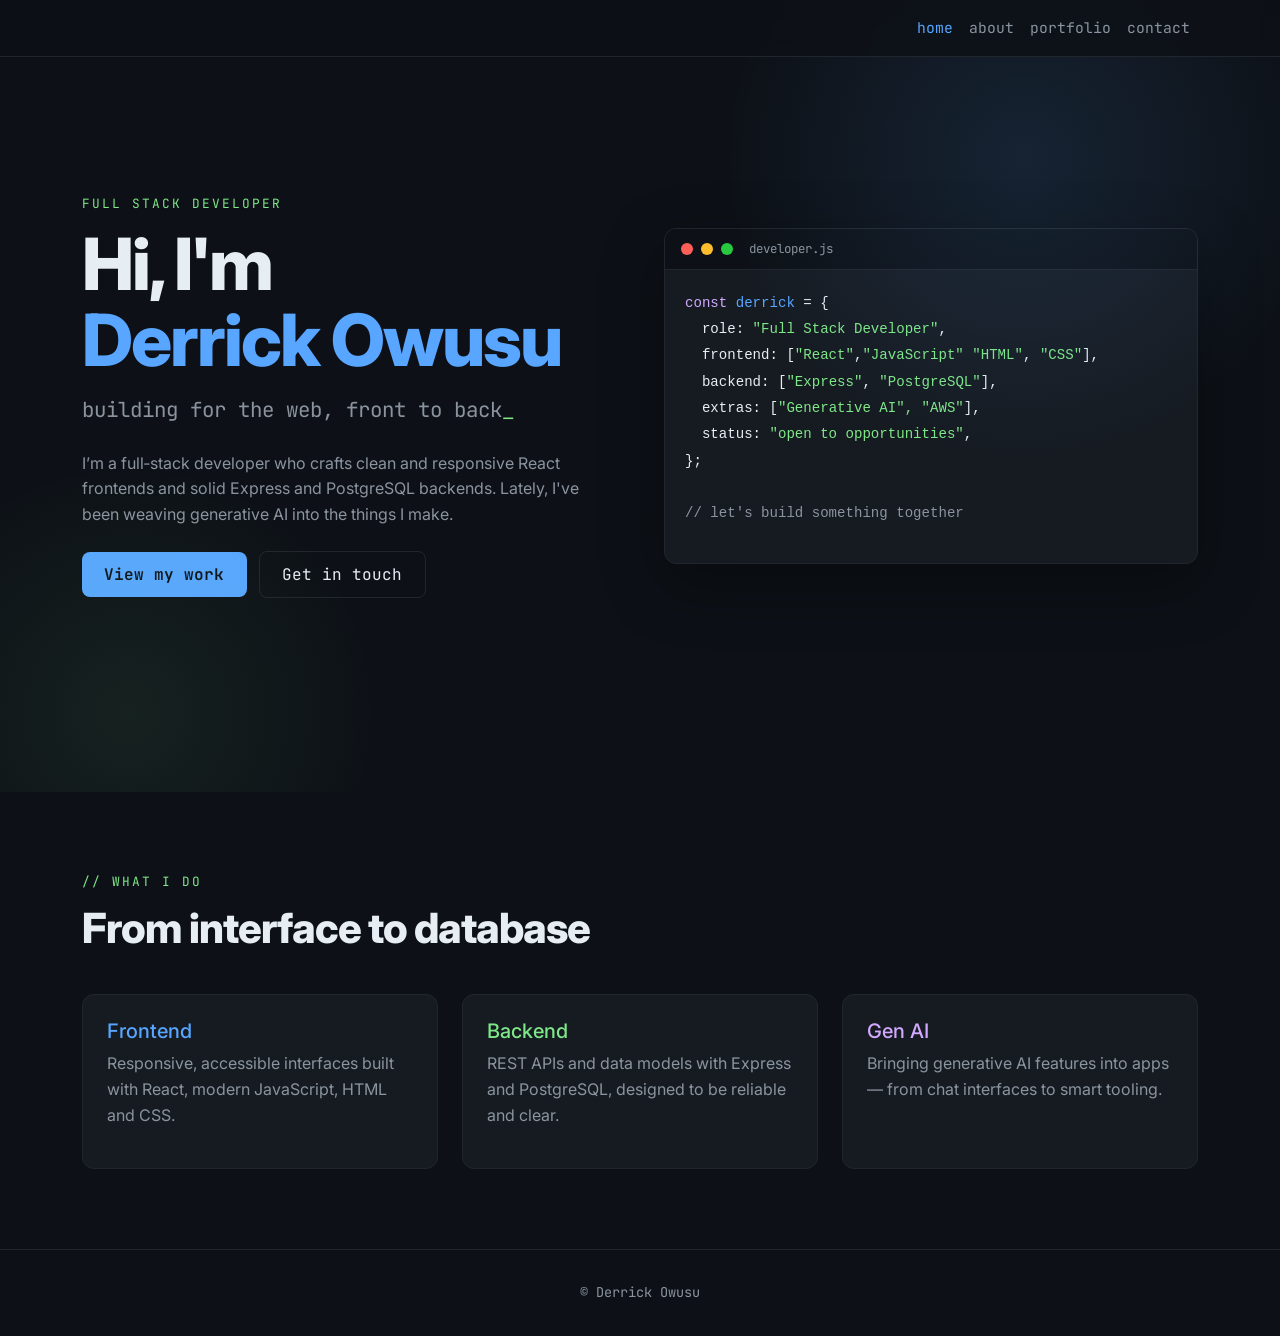
<file: index.html>
<!doctype html>
<html lang="en">
  <head>
    <meta charset="UTF-8" />
    <meta name="viewport" content="width=device-width, initial-scale=1.0" />
    <title>Derrick Owusu — Full Stack Developer</title>
    <link
      href="https://cdn.jsdelivr.net/npm/bootstrap@5.3.3/dist/css/bootstrap.min.css"
      rel="stylesheet"
    />
    <link rel="shortcut icon" href="icon.jpg" type="icon" />
    <link
      href="https://fonts.googleapis.com/css2?family=Inter:wght@400;600;800&family=JetBrains+Mono:wght@400;600;700&display=swap"
      rel="stylesheet"
    />
    <link href="styles.css" rel="stylesheet" />
  </head>
  <body>
    <!-- Navbar -->
    <nav class="navbar navbar-expand-lg fixed-top">
      <div class="container">
        <a class="navbar-brand" href="index.html"></a>
        <button
          class="navbar-toggler"
          type="button"
          data-bs-toggle="collapse"
          data-bs-target="#nav"
        >
          <span class="navbar-toggler-icon" style="filter: invert(1)"></span>
        </button>
        <div class="collapse navbar-collapse" id="nav">
          <ul class="navbar-nav ms-auto">
            <li class="nav-item">
              <a class="nav-link active" href="index.html">home</a>
            </li>
            <li class="nav-item">
              <a class="nav-link" href="about.html">about</a>
            </li>
            <li class="nav-item">
              <a class="nav-link" href="portfolio.html">portfolio</a>
            </li>
            <li class="nav-item">
              <a class="nav-link" href="contact.html">contact</a>
            </li>
          </ul>
        </div>
      </div>
    </nav>

    <!-- Hero -->
    <header class="hero">
      <div class="container">
        <div class="row align-items-center g-5">
          <div class="col-lg-6">
            <p class="eyebrow">Full Stack Developer</p>
            <h1 class="hero-name">
              Hi, I'm<br /><span class="accent">Derrick Owusu</span>
            </h1>
            <p class="hero-role">
              building for the web, front to back<span class="blink">_</span>
            </p>
            <p
              class="text-secondary mb-4"
              style="max-width: 32rem; color: var(--muted) !important"
            >
              I’m a full‑stack developer who crafts clean and responsive React
              frontends and solid Express and PostgreSQL backends. Lately, I've
              been weaving generative AI into the things I make.
            </p>
            <a href="portfolio.html" class="btn btn-accent me-2"
              >View my work</a
            >
            <a href="contact.html" class="btn btn-ghost">Get in touch</a>
          </div>
          <div class="col-lg-6">
            <div class="code-window">
              <div class="code-window-bar">
                <span class="dot dot-r"></span><span class="dot dot-y"></span
                ><span class="dot dot-g"></span>
                <span class="code-window-title">developer.js</span>
              </div>
              <!-- prettier-ignore -->
              <pre class="code-body"><code><span class="tok-key">const</span> <span class="tok-fn">derrick</span> = {
  role: <span class="tok-str">"Full Stack Developer"</span>,
  frontend: [<span class="tok-str">"React"</span>,<span class="tok-str">"JavaScript"</span> <span class="tok-str">"HTML"</span>, <span class="tok-str">"CSS"</span>],
  backend: [<span class="tok-str">"Express"</span>, <span class="tok-str">"PostgreSQL"</span>],
  extras: [<span class="tok-str">"Generative AI", "AWS"</span>],
  status: <span class="tok-str">"open to opportunities"</span>,
};

<span class="tok-com">// let's build something together</span></code></pre>
            </div>
          </div>
        </div>
      </div>
    </header>

    <!-- What I do -->
    <section class="section">
      <div class="container">
        <p class="eyebrow">// what I do</p>
        <h2 class="section-title">From interface to database</h2>
        <div class="row g-4 mt-2">
          <div class="col-md-4">
            <div class="card-dark">
              <div class="card-body">
                <h3 class="h5" style="color: var(--accent)">Frontend</h3>
                <p style="color: var(--muted)">
                  Responsive, accessible interfaces built with React, modern
                  JavaScript, HTML and CSS.
                </p>
              </div>
            </div>
          </div>
          <div class="col-md-4">
            <div class="card-dark">
              <div class="card-body">
                <h3 class="h5" style="color: var(--accent-2)">Backend</h3>
                <p style="color: var(--muted)">
                  REST APIs and data models with Express and PostgreSQL,
                  designed to be reliable and clear.
                </p>
              </div>
            </div>
          </div>
          <div class="col-md-4">
            <div class="card-dark">
              <div class="card-body">
                <h3 class="h5" style="color: var(--accent-3)">Gen AI</h3>
                <p style="color: var(--muted)">
                  Bringing generative AI features into apps — from chat
                  interfaces to smart tooling.
                </p>
              </div>
            </div>
          </div>
        </div>
      </div>
    </section>

    <footer class="site-footer">
      <div class="container">© Derrick Owusu</div>
    </footer>

    <script src="https://cdn.jsdelivr.net/npm/bootstrap@5.3.3/dist/js/bootstrap.bundle.min.js"></script>
  </body>
</html>
</file>
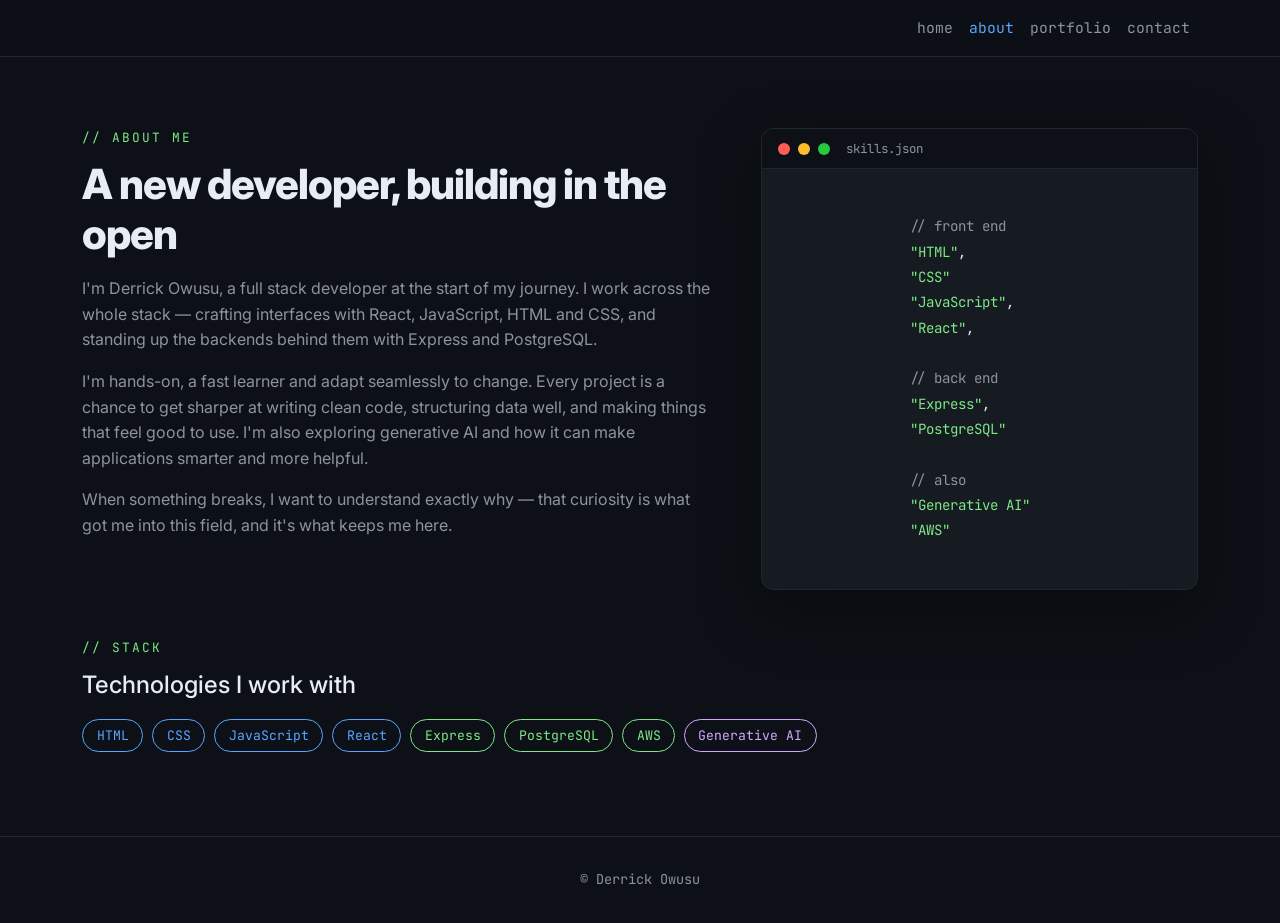
<file: about.html>
<!doctype html>
<html lang="en">
  <head>
    <meta charset="UTF-8" />
    <meta name="viewport" content="width=device-width, initial-scale=1.0" />
    <title>About — Derrick Owusu</title>
    <link
      href="https://cdn.jsdelivr.net/npm/bootstrap@5.3.3/dist/css/bootstrap.min.css"
      rel="stylesheet"
    />
    <link
      href="https://fonts.googleapis.com/css2?family=Inter:wght@400;600;800&family=JetBrains+Mono:wght@400;600;700&display=swap"
      rel="stylesheet"
    />
    <link rel="shortcut icon" href="icon.jpg" type="icon" />
    <link href="styles.css" rel="stylesheet" />
  </head>
  <body>
    <nav class="navbar navbar-expand-lg fixed-top">
      <div class="container">
        <a class="navbar-brand" href="index.html"></a>
        <button
          class="navbar-toggler"
          type="button"
          data-bs-toggle="collapse"
          data-bs-target="#nav"
        >
          <span class="navbar-toggler-icon" style="filter: invert(1)"></span>
        </button>
        <div class="collapse navbar-collapse" id="nav">
          <ul class="navbar-nav ms-auto">
            <li class="nav-item">
              <a class="nav-link" href="index.html">home</a>
            </li>
            <li class="nav-item">
              <a class="nav-link active" href="about.html">about</a>
            </li>
            <li class="nav-item">
              <a class="nav-link" href="portfolio.html">portfolio</a>
            </li>
            <li class="nav-item">
              <a class="nav-link" href="contact.html">contact</a>
            </li>
          </ul>
        </div>
      </div>
    </nav>

    <section class="section" style="padding-top: 8rem">
      <div class="container">
        <div class="row g-5">
          <div class="col-lg-7">
            <p class="eyebrow">// about me</p>
            <h1 class="section-title">A new developer, building in the open</h1>
            <p style="color: var(--muted)">
              I'm Derrick Owusu, a full stack developer at the start of my
              journey. I work across the whole stack — crafting interfaces with
              React, JavaScript, HTML and CSS, and standing up the backends
              behind them with Express and PostgreSQL.
            </p>
            <p style="color: var(--muted)">
              I'm hands-on, a fast learner and adapt seamlessly to change. Every
              project is a chance to get sharper at writing clean code,
              structuring data well, and making things that feel good to use.
              I'm also exploring generative AI and how it can make applications
              smarter and more helpful.
            </p>
            <p style="color: var(--muted)">
              When something breaks, I want to understand exactly why — that
              curiosity is what got me into this field, and it's what keeps me
              here.
            </p>
          </div>

          <div class="col-lg-5">
            <div class="code-window">
              <div class="code-window-bar">
                <span class="dot dot-r"></span><span class="dot dot-y"></span
                ><span class="dot dot-g"></span>
                <span class="code-window-title">skills.json</span>
              </div>
              <div class="code-body">
                <span class="tok-com">// front end</span>
                <span class="tok-str">"HTML"</span>,
                <span class="tok-str">"CSS"</span>
                <span class="tok-str">"JavaScript"</span>,
                <span class="tok-str">"React"</span>,

                <span class="tok-com">// back end</span>
                <span class="tok-str">"Express"</span>,
                <span class="tok-str">"PostgreSQL"</span>

                <span class="tok-com">// also</span>
                <span class="tok-str">"Generative AI"</span>
                <span class="tok-str">"AWS"</span>
              </div>
            </div>
          </div>
        </div>

        <!-- Skills pills -->
        <div class="mt-5">
          <p class="eyebrow">// stack</p>
          <h2 class="h4 mb-3">Technologies I work with</h2>
          <div>
            <span class="pill front">HTML</span>
            <span class="pill front">CSS</span>
            <span class="pill front">JavaScript</span>
            <span class="pill front">React</span>
            <span class="pill back">Express</span>
            <span class="pill back">PostgreSQL</span>
            <span class="pill back">AWS</span>
            <span class="pill ai">Generative AI</span>
          </div>
        </div>
      </div>
    </section>

    <footer class="site-footer">
      <div class="container">© Derrick Owusu</div>
    </footer>

    <script src="https://cdn.jsdelivr.net/npm/bootstrap@5.3.3/dist/js/bootstrap.bundle.min.js"></script>
  </body>
</html>
</file>
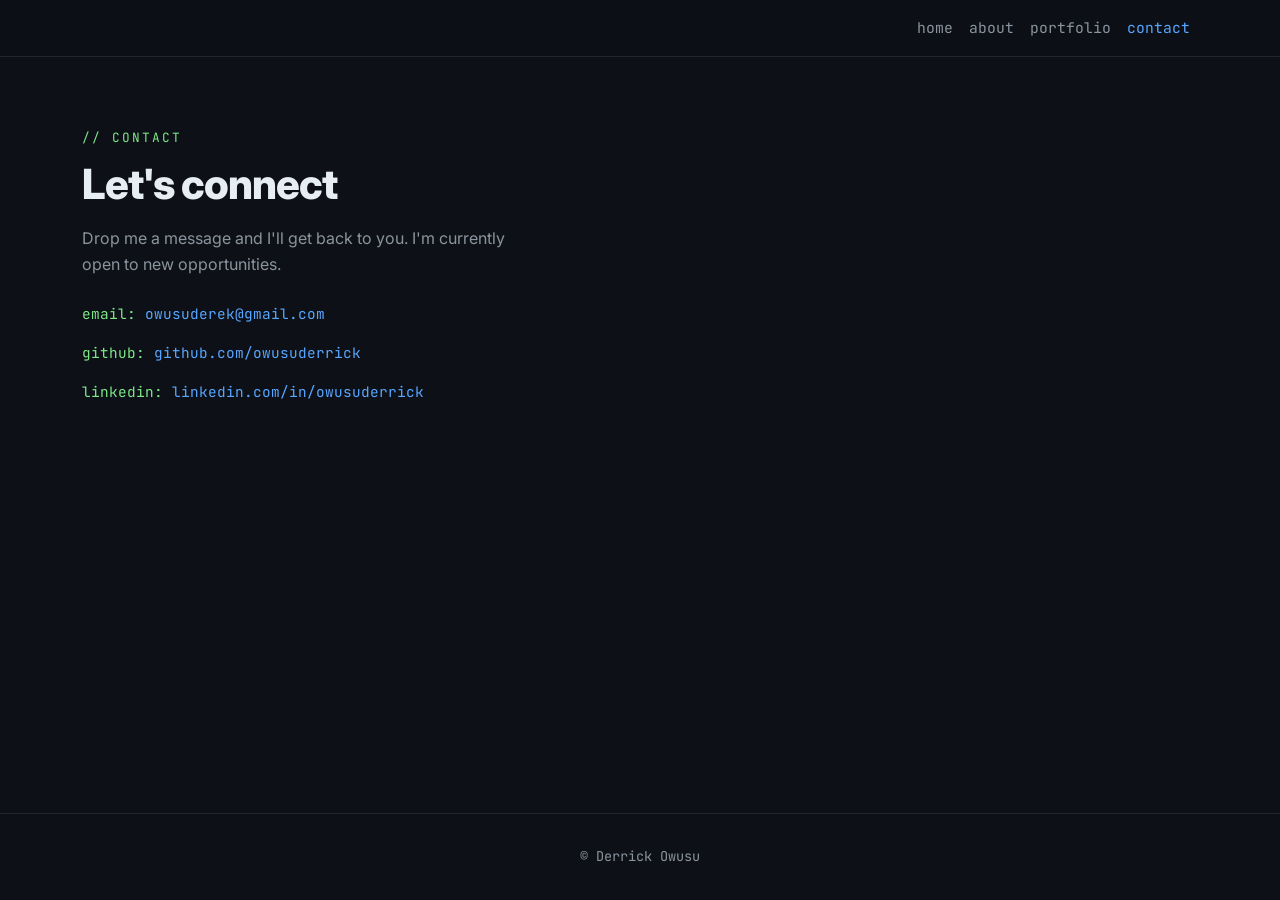
<file: contact.html>
<!doctype html>
<html lang="en">
  <head>
    <meta charset="UTF-8" />
    <meta name="viewport" content="width=device-width, initial-scale=1.0" />
    <title>Contact — Derrick Owusu</title>
    <link
      href="https://cdn.jsdelivr.net/npm/bootstrap@5.3.3/dist/css/bootstrap.min.css"
      rel="stylesheet"
    />
    <link
      href="https://fonts.googleapis.com/css2?family=Inter:wght@400;600;800&family=JetBrains+Mono:wght@400;600;700&display=swap"
      rel="stylesheet"
    />
    <link rel="shortcut icon" href="icon.jpg" type="icon" />
    <link href="styles.css" rel="stylesheet" />
    <style>
      /* Pin the footer to the bottom on short pages */
      body {
        display: flex;
        flex-direction: column;
        min-height: 100vh;
      }
      .page-main {
        flex: 1 0 auto;
      }
      .site-footer {
        flex-shrink: 0;
      }
    </style>
  </head>
  <body>
    <nav class="navbar navbar-expand-lg fixed-top">
      <div class="container">
        <a class="navbar-brand" href="index.html"
          ></a
        >
        <button
          class="navbar-toggler"
          type="button"
          data-bs-toggle="collapse"
          data-bs-target="#nav"
        >
          <span class="navbar-toggler-icon" style="filter: invert(1)"></span>
        </button>
        <div class="collapse navbar-collapse" id="nav">
          <ul class="navbar-nav ms-auto">
            <li class="nav-item">
              <a class="nav-link" href="index.html">home</a>
            </li>
            <li class="nav-item">
              <a class="nav-link" href="about.html">about</a>
            </li>
            <li class="nav-item">
              <a class="nav-link" href="portfolio.html">portfolio</a>
            </li>
            <li class="nav-item">
              <a class="nav-link active" href="contact.html">contact</a>
            </li>
          </ul>
        </div>
      </div>
    </nav>

    <main class="page-main">
      <section class="section" style="padding-top: 8rem">
        <div class="container">
          <div class="row g-5 align-items-start">
            <div class="col-lg-5">
              <p class="eyebrow">// contact</p>
              <h1 class="section-title">Let's connect</h1>
              <p style="color: var(--muted)">
                Drop me a message and I'll get back to you. I'm currently open to new
                opportunities.
              </p>

              <div
                class="mt-4"
                style="font-family: var(--mono); font-size: 0.9rem"
              >
                <p>
                  <span style="color: var(--accent-2)">email:</span>
                  <a href="mailto:owusuderek@gmail.com" target="_blank">owusuderek@gmail.com</a>
                </p>
                <p>
                  <span style="color: var(--accent-2)">github:</span>
                  <a href="https://github.com/owusuderrick" target="_blank">github.com/owusuderrick</a>
                </p>
                <p>
                  <span style="color: var(--accent-2)">linkedin:</span>
                  <a href="https://www.linkedin.com/in/owusu-derrick" target="_blank">linkedin.com/in/owusuderrick</a>
                </p>
              </div>
            </div>

            </div>
          </div>
        </div>
      </section>
    </main>

    <footer class="site-footer">
      <div class="container">
        © Derrick Owusu 
      </div>
    </footer>

    <script src="https://cdn.jsdelivr.net/npm/bootstrap@5.3.3/dist/js/bootstrap.bundle.min.js"></script>
  </body>
</html>
</file>
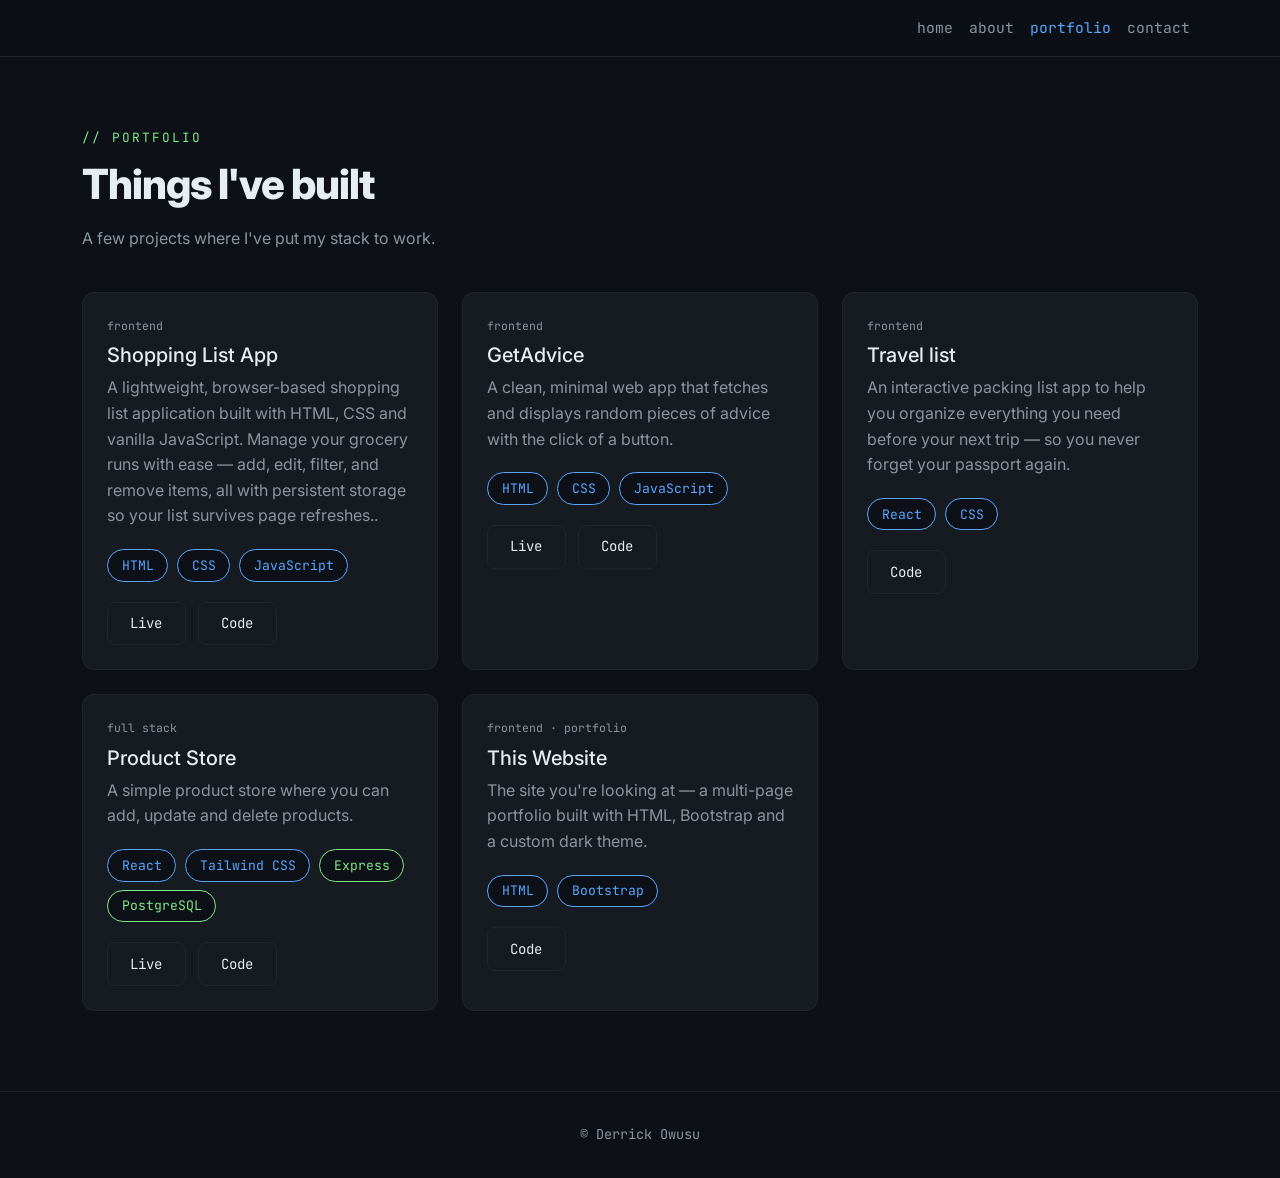
<file: portfolio.html>
<!doctype html>
<html lang="en">
  <head>
    <meta charset="UTF-8" />
    <meta name="viewport" content="width=device-width, initial-scale=1.0" />
    <title>Portfolio — Derrick Owusu</title>
    <link
      href="https://cdn.jsdelivr.net/npm/bootstrap@5.3.3/dist/css/bootstrap.min.css"
      rel="stylesheet"
    />
    <link
      href="https://fonts.googleapis.com/css2?family=Inter:wght@400;600;800&family=JetBrains+Mono:wght@400;600;700&display=swap"
      rel="stylesheet"
    />
    <link rel="shortcut icon" href="icon.jpg" type="icon" />
    <link href="styles.css" rel="stylesheet" />
  </head>
  <body>
    <nav class="navbar navbar-expand-lg fixed-top">
      <div class="container">
        <a class="navbar-brand" href="index.html"></a>
        <button
          class="navbar-toggler"
          type="button"
          data-bs-toggle="collapse"
          data-bs-target="#nav"
        >
          <span class="navbar-toggler-icon" style="filter: invert(1)"></span>
        </button>
        <div class="collapse navbar-collapse" id="nav">
          <ul class="navbar-nav ms-auto">
            <li class="nav-item">
              <a class="nav-link" href="index.html">home</a>
            </li>
            <li class="nav-item">
              <a class="nav-link" href="about.html">about</a>
            </li>
            <li class="nav-item">
              <a class="nav-link active" href="portfolio.html">portfolio</a>
            </li>
            <li class="nav-item">
              <a class="nav-link" href="contact.html">contact</a>
            </li>
          </ul>
        </div>
      </div>
    </nav>

    <section class="section" style="padding-top: 8rem">
      <div class="container">
        <p class="eyebrow">// portfolio</p>
        <h1 class="section-title">Things I've built</h1>
        <p style="color: var(--muted); max-width: 36rem">
          A few projects where I've put my stack to work.
        </p>

        <div class="row g-4 mt-2">
          <!-- Project 1 -->
          <div class="col-md-6 col-lg-4">
            <div class="card-dark">
              <div class="card-body">
                <p class="tag mb-2">frontend</p>
                <h3 class="h5">Shopping List App</h3>
                <p style="color: var(--muted)">
                  A lightweight, browser-based shopping list application built
                  with HTML, CSS and vanilla JavaScript. Manage your grocery
                  runs with ease — add, edit, filter, and remove items, all with
                  persistent storage so your list survives page refreshes..
                </p>
                <div class="mt-3">
                  <span class="pill front">HTML</span>
                  <span class="pill front">CSS</span>
                  <span class="pill front">JavaScript</span>
                </div>
                <div class="mt-3">
                  <a
                    href="https://owusuderrick.github.io/shopping-list/"
                    target="_blank"
                    class="btn btn-ghost btn-sm me-2"
                    >Live</a
                  >
                  <a
                    href="https://github.com/owusuderrick/shopping-list"
                    target="_blank"
                    class="btn btn-ghost btn-sm"
                    >Code</a
                  >
                </div>
              </div>
            </div>
          </div>

          <!-- Project 2 -->
          <div class="col-md-6 col-lg-4">
            <div class="card-dark">
              <div class="card-body">
                <p class="tag mb-2">frontend</p>
                <h3 class="h5">GetAdvice</h3>
                <p style="color: var(--muted)">
                  A clean, minimal web app that fetches and displays random
                  pieces of advice with the click of a button.
                </p>
                <div class="mt-3">
                  <span class="pill front">HTML</span>
                  <span class="pill front">CSS</span>
                  <span class="pill front">JavaScript</span>
                </div>
                <div class="mt-3">
                  <a
                    href="https://owusuderrick.github.io/GetAdvice/"
                    target="_blank"
                    class="btn btn-ghost btn-sm me-2"
                    >Live</a
                  >
                  <a
                    href="https://github.com/owusuderrick/GetAdvice.git"
                    target="_blank"
                    class="btn btn-ghost btn-sm"
                    >Code</a
                  >
                </div>
              </div>
            </div>
          </div>

          <!-- Project 3 -->
          <div class="col-md-6 col-lg-4">
            <div class="card-dark">
              <div class="card-body">
                <p class="tag mb-2">frontend</p>
                <h3 class="h5">Travel list</h3>
                <p style="color: var(--muted)">
                  An interactive packing list app to help you organize
                  everything you need before your next trip — so you never
                  forget your passport again.
                </p>
                <div class="mt-3">
                  <span class="pill front">React</span>
                  <span class="pill front">CSS</span>
                </div>
                <div class="mt-3">
                  <a
                    href="https://github.com/owusuderrick/Travel-list.git"
                    target="_blank"
                    class="btn btn-ghost btn-sm"
                    >Code</a
                  >
                </div>
              </div>
            </div>
          </div>

          <!-- Project 4 -->
          <div class="col-md-6 col-lg-4">
            <div class="card-dark">
              <div class="card-body">
                <p class="tag mb-2">full stack</p>
                <h3 class="h5">Product Store</h3>
                <p style="color: var(--muted)">
                  A simple product store where you can add, update and delete
                  products.
                </p>
                <div class="mt-3">
                  <span class="pill front">React</span>
                  <span class="pill front">Tailwind CSS</span>
                  <span class="pill back">Express</span>
                  <span class="pill back">PostgreSQL</span>
                </div>
                <div class="mt-3">
                  <a
                    href="https://product-store-eafz.onrender.com/"
                    target="_blank"
                    class="btn btn-ghost btn-sm me-2"
                    >Live</a
                  >
                  <a
                    href="https://github.com/owusuderrick/product-store.git"
                    target="_blank"
                    class="btn btn-ghost btn-sm"
                    >Code</a
                  >
                </div>
              </div>
            </div>
          </div>

          <!-- Project 5 -->
          <div class="col-md-6 col-lg-4">
            <div class="card-dark">
              <div class="card-body">
                <p class="tag mb-2">frontend · portfolio</p>
                <h3 class="h5">This Website</h3>
                <p style="color: var(--muted)">
                  The site you're looking at — a multi-page portfolio built with
                  HTML, Bootstrap and a custom dark theme.
                </p>
                <div class="mt-3">
                  <span class="pill front">HTML</span>
                  <span class="pill front">Bootstrap</span>
                </div>
                <div class="mt-3">
                
                  <a href="https://github.com/owusuderrick/personal-website.git" class="btn btn-ghost btn-sm" target="_blank">Code</a>
                </div>
              </div>
            </div>
          </div>
        </div>
      </div>
    </section>

    <footer class="site-footer">
      <div class="container">© Derrick Owusu</div>
    </footer>

    <script src="https://cdn.jsdelivr.net/npm/bootstrap@5.3.3/dist/js/bootstrap.bundle.min.js"></script>
  </body>
</html>
</file>
<file: styles.css>
/* ===== Derrick Owusu — portfolio shared styles ===== */
:root {
  --bg:        #0d1117;
  --bg-elev:   #161b22;
  --border:    #21262d;
  --text:      #e6edf3;
  --muted:     #8b949e;
  --accent:    #58a6ff; /* function blue */
  --accent-2:  #7ee787; /* string green */
  --accent-3:  #d2a8ff; /* keyword purple */
  --mono: 'JetBrains Mono', ui-monospace, SFMono-Regular, Menlo, monospace;
  --sans: 'Inter', system-ui, -apple-system, sans-serif;
}

* { box-sizing: border-box; }

body {
  background: var(--bg);
  color: var(--text);
  font-family: var(--sans);
  line-height: 1.6;
  margin: 0;
}

a { color: var(--accent); text-decoration: none; }
a:hover { color: var(--accent-2); }

/* ---- Navbar ---- */
.navbar {
  background: rgba(13, 17, 23, 0.85) !important;
  backdrop-filter: blur(10px);
  border-bottom: 1px solid var(--border);
}
.navbar-brand {
  font-family: var(--mono);
  font-weight: 700;
  color: var(--text) !important;
  letter-spacing: -0.5px;
}
.navbar-brand .prompt { color: var(--accent-2); }
.nav-link {
  font-family: var(--mono);
  font-size: 0.92rem;
  color: var(--muted) !important;
}
.nav-link:hover, .nav-link.active { color: var(--accent) !important; }

/* ---- Generic section spacing ---- */
.section { padding: 5rem 0; }
.eyebrow {
  font-family: var(--mono);
  font-size: 0.8rem;
  color: var(--accent-2);
  text-transform: uppercase;
  letter-spacing: 2px;
  margin-bottom: 0.75rem;
}
.section-title {
  font-weight: 800;
  font-size: clamp(1.8rem, 4vw, 2.6rem);
  letter-spacing: -1px;
  margin-bottom: 1rem;
}

/* ---- Hero ---- */
.hero {
  min-height: 88vh;
  display: flex;
  align-items: center;
  position: relative;
  overflow: hidden;
}
.hero::before {
  content: "";
  position: absolute;
  inset: 0;
  background:
    radial-gradient(600px circle at 80% 20%, rgba(88,166,255,0.12), transparent 50%),
    radial-gradient(500px circle at 10% 90%, rgba(126,231,135,0.08), transparent 50%);
  pointer-events: none;
}
.hero-name {
  font-weight: 800;
  font-size: clamp(2.5rem, 7vw, 4.5rem);
  letter-spacing: -2px;
  line-height: 1.05;
  margin-bottom: 1rem;
}
.hero-name .accent { color: var(--accent); }
.hero-role {
  font-family: var(--mono);
  color: var(--muted);
  font-size: clamp(1rem, 2.5vw, 1.3rem);
  margin-bottom: 1.5rem;
}
.hero-role .blink {
  color: var(--accent-2);
  animation: blink 1.2s step-end infinite;
}
@keyframes blink { 50% { opacity: 0; } }

/* ---- Code window motif ---- */
.code-window {
  background: var(--bg-elev);
  border: 1px solid var(--border);
  border-radius: 12px;
  overflow: hidden;
  box-shadow: 0 20px 60px rgba(0,0,0,0.4);
}
.code-window-bar {
  background: #0d1117;
  border-bottom: 1px solid var(--border);
  padding: 0.6rem 1rem;
  display: flex;
  align-items: center;
  gap: 0.5rem;
}
.dot { width: 12px; height: 12px; border-radius: 50%; display: inline-block; }
.dot-r { background: #ff5f56; }
.dot-y { background: #ffbd2e; }
.dot-g { background: #27c93f; }
.code-window-title {
  font-family: var(--mono);
  font-size: 0.78rem;
  color: var(--muted);
  margin-left: 0.5rem;
}
.code-body {
  font-family: var(--mono);
  font-size: 0.88rem;
  padding: 1.25rem;
  line-height: 1.8;
  white-space: pre;
  overflow-x: auto;
}
.tok-key { color: var(--accent-3); }
.tok-fn  { color: var(--accent); }
.tok-str { color: var(--accent-2); }
.tok-com { color: var(--muted); }

/* ---- Buttons ---- */
.btn-accent {
  background: var(--accent);
  color: #0d1117;
  font-family: var(--mono);
  font-weight: 600;
  border: none;
  border-radius: 8px;
  padding: 0.65rem 1.4rem;
}
.btn-accent:hover { background: var(--accent-2); color: #0d1117; }
.btn-ghost {
  background: transparent;
  color: var(--text);
  font-family: var(--mono);
  border: 1px solid var(--border);
  border-radius: 8px;
  padding: 0.65rem 1.4rem;
}
.btn-ghost:hover { border-color: var(--accent); color: var(--accent); }

/* ---- Cards ---- */
.card-dark {
  background: var(--bg-elev);
  border: 1px solid var(--border);
  border-radius: 12px;
  height: 100%;
  transition: transform 0.2s ease, border-color 0.2s ease;
}
.card-dark:hover {
  transform: translateY(-4px);
  border-color: var(--accent);
}
.card-dark .card-body { padding: 1.5rem; }

/* ---- Skill pills ---- */
.pill {
  display: inline-block;
  font-family: var(--mono);
  font-size: 0.82rem;
  background: var(--bg);
  border: 1px solid var(--border);
  border-radius: 999px;
  padding: 0.3rem 0.85rem;
  margin: 0.25rem 0.3rem 0.25rem 0;
  color: var(--text);
}
.pill.front { border-color: var(--accent); color: var(--accent); }
.pill.back  { border-color: var(--accent-2); color: var(--accent-2); }
.pill.ai    { border-color: var(--accent-3); color: var(--accent-3); }

/* ---- Tag label for portfolio ---- */
.tag {
  font-family: var(--mono);
  font-size: 0.72rem;
  color: var(--muted);
}

/* ---- Footer ---- */
.site-footer {
  border-top: 1px solid var(--border);
  padding: 2rem 0;
  text-align: center;
  font-family: var(--mono);
  font-size: 0.85rem;
  color: var(--muted);
}

/* ---- Contact form ---- */
.form-control {
  background: var(--bg-elev);
  border: 1px solid var(--border);
  color: var(--text);
  font-family: var(--mono);
  font-size: 0.9rem;
}
.form-control:focus {
  background: var(--bg-elev);
  border-color: var(--accent);
  box-shadow: 0 0 0 0.2rem rgba(88,166,255,0.15);
  color: var(--text);
}
.form-label { font-family: var(--mono); font-size: 0.85rem; color: var(--muted); }

@media (prefers-reduced-motion: reduce) {
  * { animation: none !important; transition: none !important; }
}
</file>
